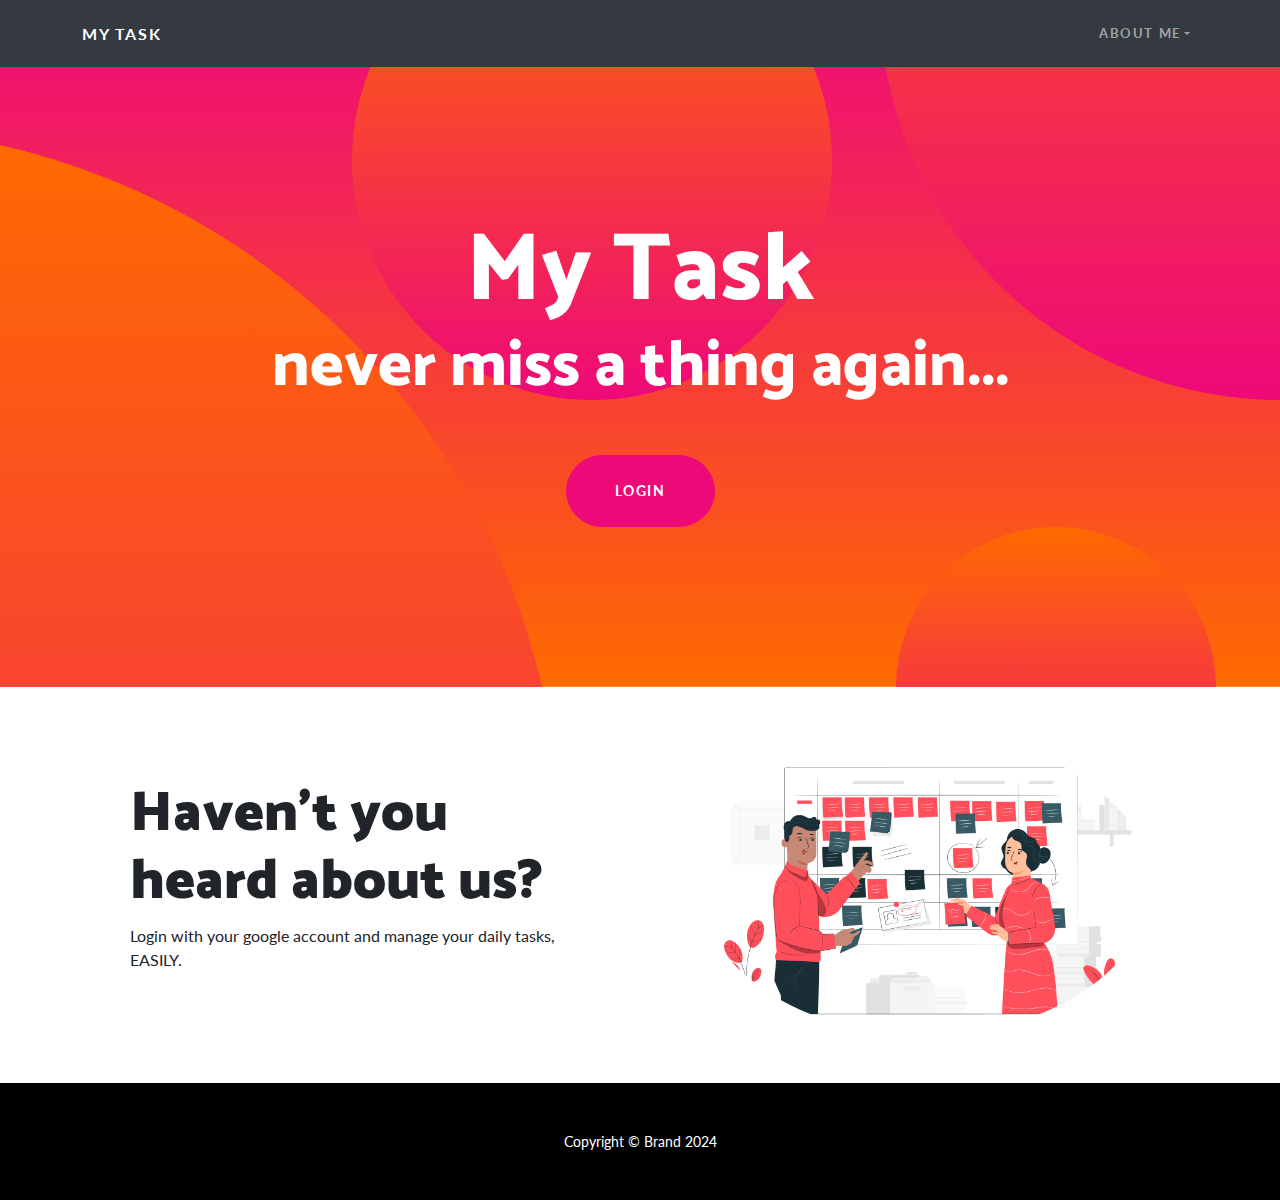
<file: templates/index.html>
<!DOCTYPE html>
<html data-bs-theme="light" lang="en">

<head>
    <meta charset="utf-8">
    <meta name="viewport" content="width=device-width, initial-scale=1.0, shrink-to-fit=no">
    <title>My Tasks</title>
    <link rel="stylesheet" href="../static/assets/bootstrap/css/bootstrap.min.css">
    <link rel="stylesheet" href="https://fonts.googleapis.com/css?family=Catamaran:100,200,300,400,500,600,700,800,900&amp;display=swap">
    <link rel="stylesheet" href="https://fonts.googleapis.com/css?family=Lato:100,100i,300,300i,400,400i,700,700i,900,900i&amp;display=swap">

</head>

<body>
    <nav class="navbar navbar-expand-lg fixed-top bg-dark navbar-custom navbar-dark">
        <div class="container"><a class="navbar-brand" href="#">My task</a><button data-bs-toggle="collapse" class="navbar-toggler" data-bs-target="#navbarResponsive"><span class="visually-hidden">Toggle navigation</span><span class="navbar-toggler-icon"></span></button>
            <div class="collapse navbar-collapse" id="navbarResponsive">
                <ul class="navbar-nav ms-auto">
                    <li class="nav-item dropdown"><a class="dropdown-toggle nav-link" aria-expanded="false" data-bs-toggle="dropdown" href="#">About Me</a>
                        <div class="dropdown-menu"><a class="dropdown-item" href="https://www.linkedin.com/in/sagi-vaknin-sv">LinkedIn</a><a class="dropdown-item" href="https://github.com/sagi-vaknin">GitHub</a></div>
                    </li>
                </ul>
            </div>
        </div>
    </nav>
    <header class="text-center text-white masthead">
        <div class="masthead-content">
            <div class="container">
                <h1 class="masthead-heading mb-0">My Task</h1>
                <h2 class="masthead-subheading mb-0">never miss a thing again...</h2><a class="btn btn-primary btn-xl rounded-pill mt-5" role="button" href="{{url_for('login')}}">Login</a>
            </div>
        </div>
        <div class="bg-circle-1 bg-circle"></div>
        <div class="bg-circle-2 bg-circle"></div>
        <div class="bg-circle-3 bg-circle"></div>
        <div class="bg-circle-4 bg-circle"></div>
    </header>
    <section>
        <div class="container">
            <div class="row align-items-center">
                <div class="col-lg-6 order-lg-2">
                    <div class="p-5"><img class="rounded-circle img-fluid" src="../static/assets/img/03.jpg"></div>
                </div>
                <div class="col-lg-6 order-lg-1">
                    <div class="p-5">
                        <h2 class="display-4"><strong>Haven't you heard about us?</strong></h2>
                        <p>Login with your google account and manage your daily tasks, EASILY.</p>
                    </div>
                </div>
            </div>
        </div>
    </section>
    <section></section>
    <section></section>
    <footer class="py-5 bg-black">
        <div class="container">
            <p class="text-center text-white m-0 small">Copyright&nbsp;© Brand 2024</p>
        </div>
    </footer>
    <script src="../static/assets/bootstrap/js/bootstrap.min.js"></script>
</body>

</html>
</file>
